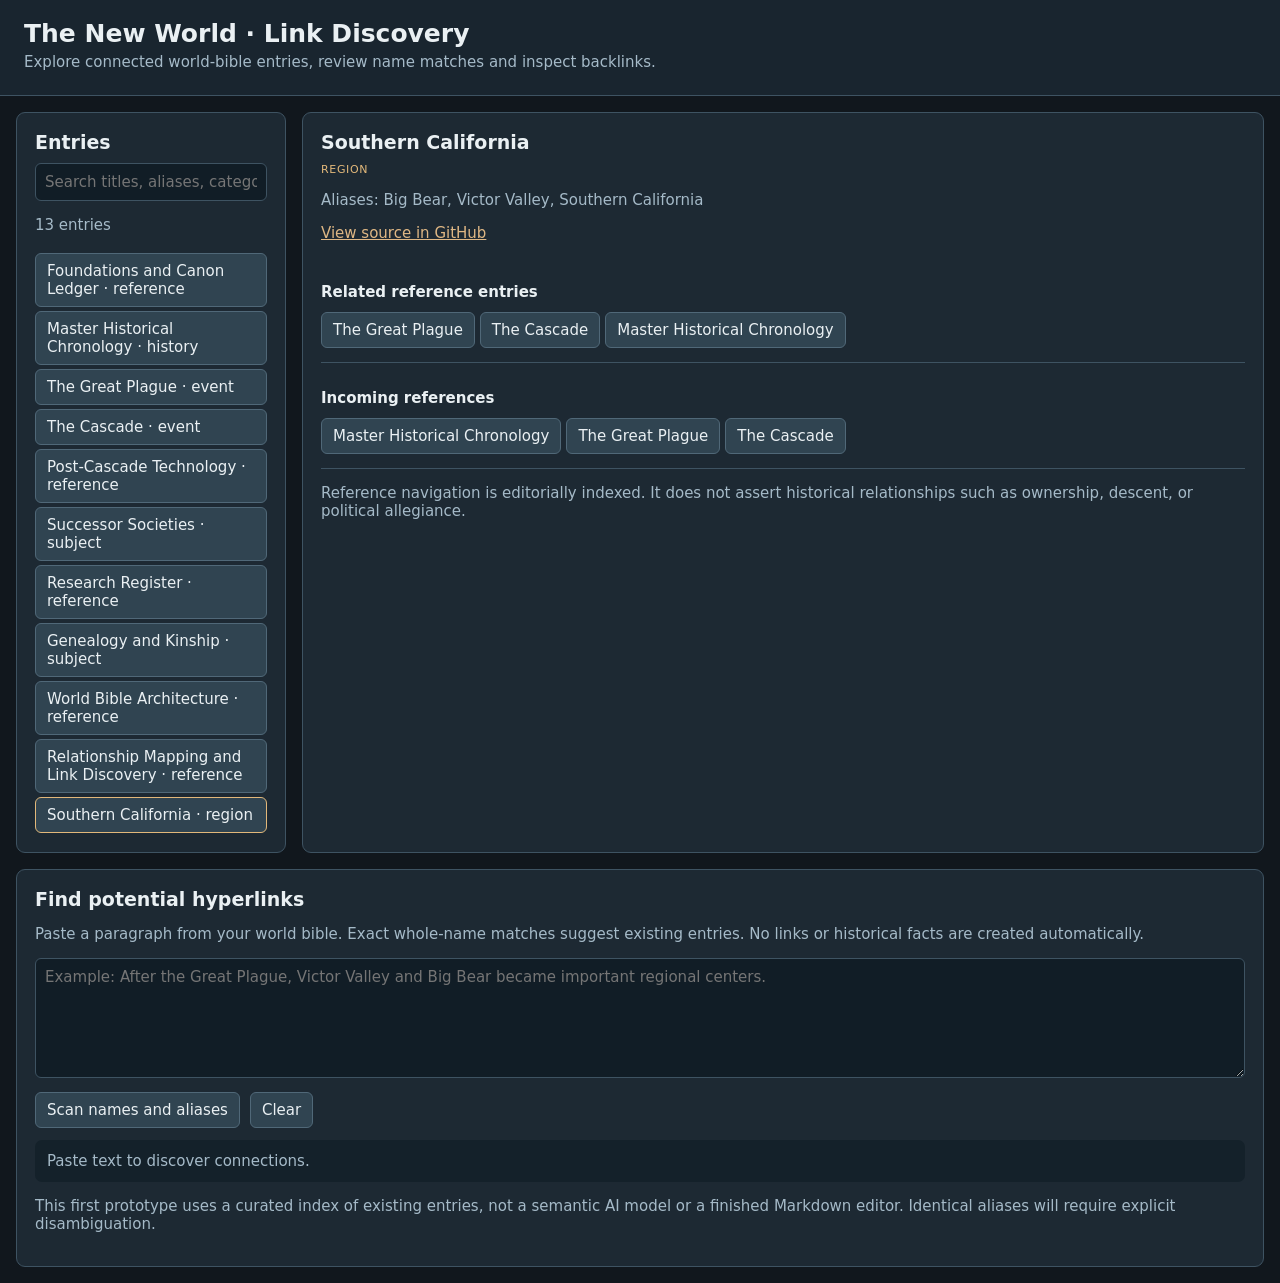
<file: tools/discovery/index.html>
<!doctype html><html lang="en"><head><meta charset="utf-8"><meta name="viewport" content="width=device-width, initial-scale=1"><title>The New World — Discovery</title>
<style>:root{color-scheme:dark;--bg:#11171d;--panel:#1d2933;--line:#3e5362;--text:#eaf0f3;--muted:#a5bac8;--accent:#e2b87a}*{box-sizing:border-box}body{margin:0;background:var(--bg);color:var(--text);font:15px system-ui,sans-serif}header{padding:19px 24px;border-bottom:1px solid var(--line);background:#19252f}h1{font-size:25px;margin:0}header p{margin:5px 0;color:var(--muted)}main{max-width:1300px;margin:auto;padding:16px;display:grid;grid-template-columns:270px minmax(380px,1fr);gap:16px}section,aside{background:var(--panel);border:1px solid var(--line);padding:18px;border-radius:9px}h2{font-size:19px;margin:0 0 10px}h3{font-size:15px;margin:16px 0 7px}input,textarea{font:inherit;width:100%;border:1px solid var(--line);background:#111d26;color:var(--text);border-radius:6px;padding:9px}textarea{min-height:120px;resize:vertical}button{font:inherit;color:var(--text);background:#304451;border:1px solid #506878;border-radius:6px;padding:8px 11px;cursor:pointer}button:hover{background:#415c6d}.item{display:block;width:100%;margin:4px 0;text-align:left}.item.selected{border-color:var(--accent)}small,.muted{color:var(--muted)}.row{display:flex;align-items:center;gap:10px;flex-wrap:wrap}.row>*{flex:0 0 auto}.group{padding:10px 0;border-bottom:1px solid var(--line)}.pill{display:inline-block;margin:4px 5px 4px 0}.type{text-transform:uppercase;font-size:11px;letter-spacing:.06em;color:var(--accent)}.panel{padding:12px;background:#14212a;border-radius:7px;margin:12px 0}.suggestion{display:flex;align-items:center;gap:10px;flex-wrap:wrap;border-bottom:1px solid var(--line);padding:9px 0}.suggestion span{flex:1;min-width:200px}.alert{color:var(--accent)}a{color:#dfb784}#items{max-height:65vh;overflow:auto}.wide{grid-column:1/-1}@media(max-width:730px){main{display:block}main>*{margin-bottom:12px}}</style></head>
<body><header><h1>The New World · Link Discovery</h1><p>Explore connected world-bible entries, review name matches and inspect backlinks.</p></header>
<main><aside><h2>Entries</h2><input id="search" aria-label="Filter entries" placeholder="Search titles, aliases, categories"><p class="muted" id="counter"></p><div id="items"></div></aside>
<section><h2 id="title">Select an entry</h2><div class="type" id="category"></div><p id="aliases" class="muted"></p><p><a id="entryLink" href="#" target="_blank" rel="noopener">View source in GitHub</a></p><div class="group"><h3>Related reference entries</h3><div id="links"></div></div><div class="group"><h3>Incoming references</h3><div id="backlinks"></div></div><p class="muted">Reference navigation is editorially indexed. It does not assert historical relationships such as ownership, descent, or political allegiance.</p></section>
<section class="wide"><h2>Find potential hyperlinks</h2><p class="muted">Paste a paragraph from your world bible. Exact whole-name matches suggest existing entries. No links or historical facts are created automatically.</p><textarea id="prose" placeholder="Example: After the Great Plague, Victor Valley and Big Bear became important regional centers."></textarea><div class="row" style="margin-top:10px"><button id="scan">Scan names and aliases</button><button id="clear">Clear</button></div><div id="suggestions" class="panel muted">Paste text to discover connections.</div><p class="muted">This first prototype uses a curated index of existing entries, not a semantic AI model or a finished Markdown editor. Identical aliases will require explicit disambiguation.</p></section></main>
<script>
"use strict";
const base="https://github.com/sdhaight1-hash/The-New-World/blob/main/";
const entries=[
["foundation","Foundations and Canon Ledger","reference",["Foundational Canon"],"bible/00-foundations.md",["chronology","plague","cascade","technology","successors"]],
["chronology","Master Historical Chronology","history",["Master Timeline","Timeline"],"bible/01-chronology.md",["plague","cascade","southern-california","clatsop","wyoming"]],
["plague","The Great Plague","event",["Great Plague","Plague"],"bible/02-great-plague.md",["chronology","southern-california","clatsop","wyoming"]],
["cascade","The Cascade","event",["Cascade","Long Storms"],"bible/03-cascade.md",["chronology","technology","southern-california","clatsop","wyoming"]],
["technology","Post-Cascade Technology","reference",["Technology","Material Culture"],"bible/04-technology.md",["cascade","successors"]],
["successors","Successor Societies","subject",["Successor Societies","Feudal America"],"bible/05-successor-societies.md",["technology","genealogy"]],
["research","Research Register","reference",["Open Questions"],"bible/06-research-register.md",["foundation"]],
["genealogy","Genealogy and Kinship","subject",["Genealogy","Family History"],"bible/07-genealogy-dynasties.md",["successors","architecture"]],
["architecture","World Bible Architecture","reference",["Information Architecture"],"bible/08-world-bible-architecture.md",["genealogy","discovery"]],
["discovery","Relationship Mapping and Link Discovery","reference",["Link Discovery","Relationship Mapping"],"bible/09-linking-and-discovery.md",["architecture","genealogy"]],
["southern-california","Southern California","region",["Big Bear","Victor Valley","Southern California"],"regions/southern-california.md",["plague","cascade","chronology"]],
["clatsop","Clatsop County","region",["Astoria","Seaside","Cannon Beach","Clatsop Coast"],"regions/clatsop-county.md",["plague","cascade","chronology"]],
["wyoming","Wyoming Ranchlands","region",["Wyoming","Diamond Ranch"],"regions/wyoming.md",["plague","cascade","chronology"]]
].map(([id,title,type,aliases,path,related])=>({id,title,type,aliases,path,related}));
const byId=new Map(entries.map(e=>[e.id,e]));const $=id=>document.getElementById(id);let current="southern-california";
function buttonFor(e){const b=document.createElement("button");b.textContent=e.title;b.className="pill";b.onclick=()=>select(e.id);return b}
function list(){
 const q=$("search").value.toLocaleLowerCase(), filtered=entries.filter(e=>[e.title,e.type,...e.aliases].some(t=>t.toLowerCase().includes(q)));
 $("counter").textContent=filtered.length+" entries";const out=$("items");out.replaceChildren();
 for(const e of filtered){const b=document.createElement("button");b.className="item"+(e.id===current?" selected":"");b.textContent=e.title+" · "+e.type;b.onclick=()=>select(e.id);out.append(b)}
}
function select(id){
 const e=byId.get(id);if(!e)return;current=id;$("title").textContent=e.title;$("category").textContent=e.type;$("aliases").textContent="Aliases: "+(e.aliases.join(", ")||"none");$("entryLink").href=base+e.path;
 const out=$("links"),incoming=$("backlinks");out.replaceChildren();incoming.replaceChildren();
 for(const x of e.related){const target=byId.get(x);if(target)out.append(buttonFor(target))}
 for(const source of entries.filter(x=>x.related.includes(e.id)))incoming.append(buttonFor(source));
 if(!out.childNodes.length)out.textContent="None indexed";
 if(!incoming.childNodes.length)incoming.textContent="None indexed";
 list();
}
function boundary(c){return !c||!/[\p{L}\p{N}_]/u.test(c)}
function scan(){
 const content=$("prose").value, matches=[];
 const patterns=new Map();
 for(const e of entries)for(const name of new Set([e.title,...e.aliases])){const key=name.toLowerCase();if(name.trim().length<4)continue;if(!patterns.has(key))patterns.set(key,{name,targets:[]});if(!patterns.get(key).targets.includes(e.id))patterns.get(key).targets.push(e.id)}
 const tokens=[...patterns.values()].sort((a,b)=>b.name.length-a.name.length);
 for(let start=0;start<content.length;start++){
  for(const token of tokens){
   const end=start+token.name.length;
   if(content.slice(start,end).toLowerCase()===token.name.toLowerCase()&&boundary(content[start-1])&&boundary(content[end])){
    matches.push({text:content.slice(start,end),targets:token.targets,at:start});start=end-1;break;
   }
  }
 }
 const out=$("suggestions");out.replaceChildren();
 if(!matches.length){out.textContent="No indexed names found. Try “Victor Valley”, “the Great Plague”, or “Astoria”.";return}
 const heading=document.createElement("p");heading.textContent=matches.length+" potential mention(s) found. Review each target:";out.append(heading);
 for(const m of matches){
  const row=document.createElement("div");row.className="suggestion";
  const label=document.createElement("span");label.textContent="\""+m.text+"\" at character "+(m.at+1);row.append(label);
  for(const id of m.targets){const e=byId.get(id),b=buttonFor(e);row.append(b)}
  if(m.targets.length>1){const c=document.createElement("strong");c.textContent="Ambiguous";c.className="alert";row.append(c)}
  out.append(row);
 }
}
$("search").oninput=list;$("scan").onclick=scan;$("clear").onclick=()=>{$("prose").value="";$("suggestions").textContent="Paste text to discover connections."};select(current);
</script></body></html>
</file>
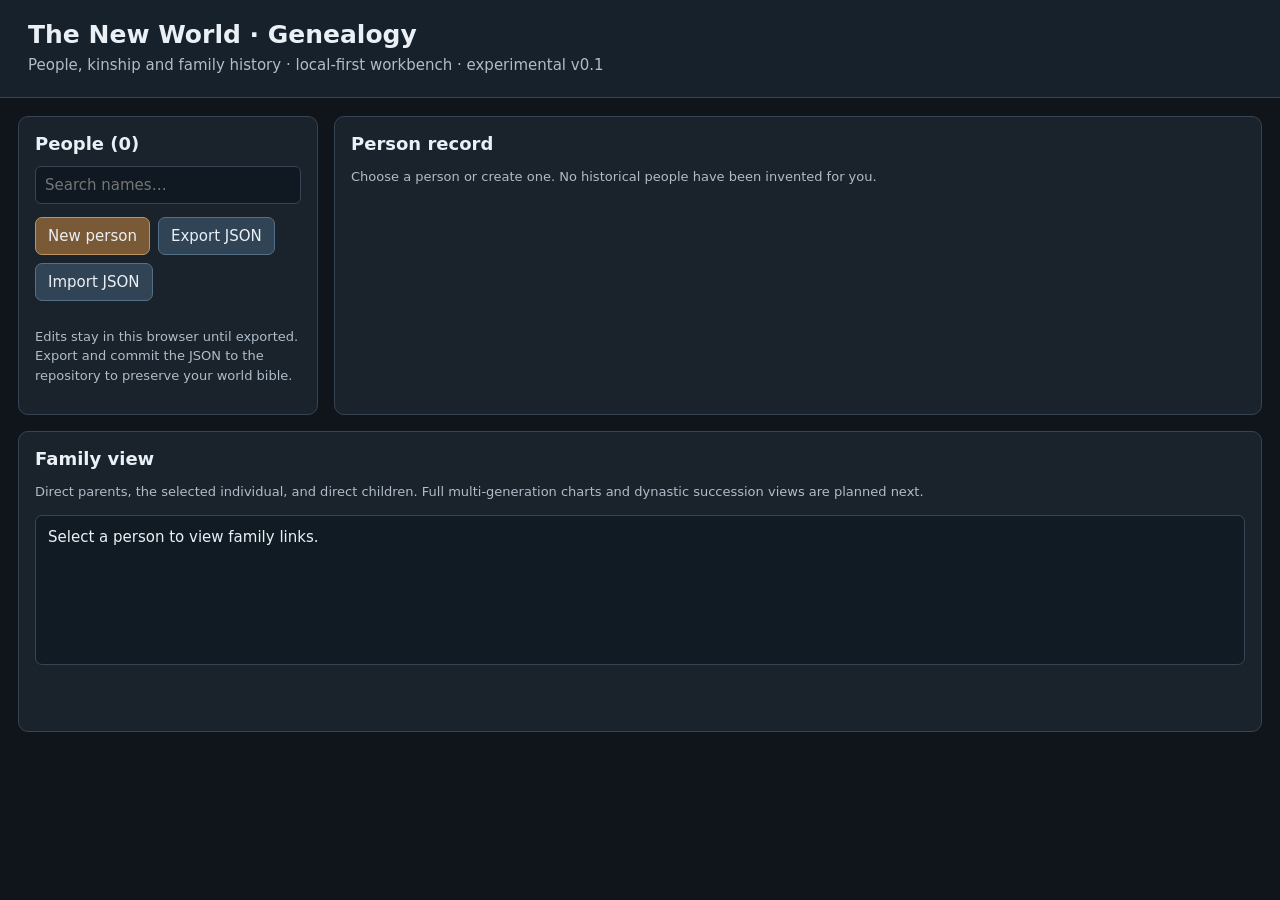
<file: tools/genealogy/index.html>
<!doctype html>
<html lang="en"><head><meta charset="utf-8"><meta name="viewport" content="width=device-width,initial-scale=1">
<title>The New World | Genealogy Workbench</title>
<style>
:root{color-scheme:dark;--bg:#10151b;--panel:#1a232c;--line:#364453;--text:#eaf0f5;--muted:#afbcc9;--accent:#d6ad73}
*{box-sizing:border-box}body{margin:0;font:15px system-ui,-apple-system,sans-serif;background:var(--bg);color:var(--text)}header{padding:20px 28px;background:#16212b;border-bottom:1px solid var(--line)}header h1{margin:0 0 5px;font-size:25px}p{line-height:1.5}header p{margin:0;color:var(--muted)}main{display:grid;grid-template-columns:minmax(220px,300px) minmax(320px,1fr);gap:16px;padding:18px;max-width:1400px;margin:auto}section,aside{background:var(--panel);border:1px solid var(--line);border-radius:10px;padding:16px}h2{font-size:18px;margin:0 0 12px}h3{font-size:15px;margin:16px 0 8px}button,input,select,textarea{font:inherit}button{background:#304455;color:var(--text);border:1px solid #547086;border-radius:7px;padding:9px 12px;cursor:pointer}button:hover{background:#405a70}button.primary{background:#795936;border-color:#bc9361}button:disabled{opacity:.5;cursor:default}label{display:block;color:var(--muted);font-size:13px;margin:9px 0 4px}input,select,textarea{display:block;width:100%;border:1px solid var(--line);border-radius:6px;background:#101921;color:var(--text);padding:9px}textarea{min-height:72px;resize:vertical}.row{display:flex;gap:8px;flex-wrap:wrap;align-items:center}.row>*{flex:1}.toolbar{display:flex;gap:8px;flex-wrap:wrap;margin:13px 0}.toolbar button{flex:0 0 auto}.hint{color:var(--muted);font-size:13px}.people{max-height:64vh;overflow:auto;margin:8px -4px}.person{width:100%;display:block;text-align:left;margin:5px 0;background:#192630}.person.active{border-color:var(--accent);background:#39402f}.person small{display:block;color:var(--muted);margin-top:3px}.hidden{display:none}.relationships{display:grid;grid-template-columns:1fr 1fr;gap:10px}.pill{display:inline-block;border:1px solid var(--line);padding:7px;margin:3px;border-radius:7px;cursor:pointer}.tree{overflow:auto;min-height:150px;padding:12px;background:#111b23;border:1px solid var(--line);border-radius:7px}.generation{display:flex;gap:12px;justify-content:center;margin:12px 0}.node{min-width:125px;max-width:210px;padding:10px;border:1px solid #688192;border-radius:8px;background:#263540;text-align:center;cursor:pointer}.node.focus{border:2px solid var(--accent)}.node small{display:block;color:var(--muted)}.separator{text-align:center;color:var(--accent)}#status{min-height:20px;color:var(--accent)}.wide{grid-column:1/-1}@media(max-width:750px){main{display:block;padding:10px}main>*{margin:10px 0}.relationships{grid-template-columns:1fr}}
</style></head><body>
<header><h1>The New World · Genealogy</h1><p>People, kinship and family history · local-first workbench · experimental v0.1</p></header>
<main>
<aside><h2>People <span id="count"></span></h2><input id="search" placeholder="Search names…" aria-label="Search people"><div class="toolbar"><button id="new" class="primary">New person</button><button id="export">Export JSON</button><button id="import">Import JSON</button><input id="file" class="hidden" type="file" accept=".json,application/json"></div><div class="people" id="people"></div><p class="hint">Edits stay in this browser until exported. Export and commit the JSON to the repository to preserve your world bible.</p></aside>
<section id="editor"><h2>Person record</h2><p id="empty" class="hint">Choose a person or create one. No historical people have been invented for you.</p>
<div id="fields" class="hidden">
<label for="name">Display name</label><input id="name" maxlength="180">
<div class="row"><div><label for="birth">Birth date / approximate year</label><input id="birth" placeholder="e.g. c. 2041"></div><div><label for="death">Death date / approximate year</label><input id="death" placeholder="Unknown"></div></div>
<label for="place">Place or world-bible location ID</label><input id="place" placeholder="e.g. Big Bear Valley">
<label for="statusfield">Canon status</label><select id="statusfield"><option>working</option><option>established</option><option>disputed</option></select>
<label for="notes">Biographical notes</label><textarea id="notes" placeholder="Migration, household, occupation, affiliations…"></textarea>
<div class="toolbar"><button id="save" class="primary">Save changes</button><button id="remove">Delete record</button></div>
<h3>Add parent relationship</h3><div class="row"><select id="parent"></select><select id="ptype"><option value="biological">Biological</option><option value="adoptive">Adoptive</option><option value="step">Step</option><option value="claimed">Claimed / disputed</option></select><button id="addparent">Add</button></div>
<h3>Add partnership or marriage</h3><div class="row"><select id="partner"></select><select id="utype"><option value="marriage">Marriage</option><option value="partnership">Partnership</option><option value="betrothal">Betrothal</option></select><button id="addpartner">Add</button></div>
<div id="relationships" class="relationships"></div>
</div></section>
<section class="wide"><h2>Family view</h2><p class="hint">Direct parents, the selected individual, and direct children. Full multi-generation charts and dynastic succession views are planned next.</p><div class="tree" id="tree">Select a person to view family links.</div><p id="status" role="status"></p></section>
</main>
<script>
"use strict";
const KEY="the-new-world-genealogy-v1";
const EMPTY=()=>({schema_version:1,people:[],parentage:[],unions:[],houses:[],house_memberships:[],events:[],claims:[],institutions:[],offices:[],tenures:[],places:[],sources:[]});
const $=id=>document.getElementById(id);
let data=EMPTY(),selected=null;
const uid=()=>("p-"+Date.now().toString(36)+"-"+Math.random().toString(36).slice(2,9));
const person=id=>data.people.find(p=>p.id===id);
const label=id=>person(id)?.name||"(unnamed)";
const msg=text=>$("status").textContent=text;
function check(d){
 if(!d||d.schema_version!==1||!Array.isArray(d.people)||!Array.isArray(d.parentage)||!Array.isArray(d.unions))throw Error("Unsupported genealogy format");
 for(const p of d.people)if(!p.id||typeof p.id!=="string")throw Error("Every person needs a stable ID");
 const ids=new Set(d.people.map(p=>p.id));if(ids.size!==d.people.length)throw Error("Duplicate person IDs");
 const graph=new Map([...ids].map(x=>[x,[]]));
 const seen=new Set();
 for(const r of d.parentage){
  if(!ids.has(r.parent_id)||!ids.has(r.child_id))throw Error("Parent relationship refers to missing person");
  if(r.parent_id===r.child_id)throw Error("A person cannot be their own parent");
  const k=r.parent_id+"|"+r.child_id;if(seen.has(k))throw Error("Duplicate parent/child link");seen.add(k);
  graph.get(r.parent_id).push(r.child_id);
 }
 const visiting=new Set(),visited=new Set();
 function visit(id){if(visiting.has(id))throw Error("Ancestry cycle detected");if(visited.has(id))return;visiting.add(id);for(const child of graph.get(id))visit(child);visiting.delete(id);visited.add(id)}
 for(const id of ids)visit(id);
 for(const u of d.unions){if(!ids.has(u.person1_id)||!ids.has(u.person2_id)||u.person1_id===u.person2_id)throw Error("Invalid partnership");}
 return true;
}
function persist(){check(data);localStorage.setItem(KEY,JSON.stringify(data));}
function el(tag,txt,cls){const e=document.createElement(tag);if(txt!=null)e.textContent=txt;if(cls)e.className=cls;return e}
function renderPeople(){
 const q=$("search").value.trim().toLowerCase(),list=$("people");list.replaceChildren();
 $("count").textContent="("+data.people.length+")";
 for(const p of [...data.people].sort((a,b)=>(a.name||"").localeCompare(b.name||"")).filter(p=>(p.name||"").toLowerCase().includes(q))){
  const b=el("button",null,"person"+(p.id===selected?" active":""));b.append(el("strong",p.name||"(unnamed)"));b.append(el("small",[p.birth,p.death].filter(Boolean).join(" – ")||"Dates unknown"));b.onclick=()=>selectPerson(p.id);list.append(b);
 }
}
function fillSelect(id){const s=$(id);s.replaceChildren(new Option("Choose person…",""));for(const p of [...data.people].sort((a,b)=>(a.name||"").localeCompare(b.name||"")))if(p.id!==selected)s.add(new Option(p.name||"(unnamed)",p.id))}
function linkedBox(title,links,fn){
 const div=el("div"),h=el("h3",title+" ("+links.length+")");div.append(h);
 if(!links.length)div.append(el("p","None recorded","hint"));
 for(const r of links){const b=el("button",fn(r).text,"pill");b.onclick=()=>selectPerson(fn(r).id);div.append(b)}
 return div;
}
function view(){
 const p=person(selected);$("fields").classList.toggle("hidden",!p);$("empty").classList.toggle("hidden",!!p);
 if(!p){$("tree").textContent="Select a person to view family links.";renderPeople();return}
 for(const f of ["name","birth","death","place","notes"])$(f).value=p[f]||"";
 $("statusfield").value=p.status||"working";
 fillSelect("parent");fillSelect("partner");
 const parents=data.parentage.filter(r=>r.child_id===p.id);
 const children=data.parentage.filter(r=>r.parent_id===p.id);
 const partners=data.unions.filter(u=>u.person1_id===p.id||u.person2_id===p.id);
 $("relationships").replaceChildren(
 linkedBox("Parents",parents,r=>({id:r.parent_id,text:label(r.parent_id)+" · "+r.type})),
 linkedBox("Children",children,r=>({id:r.child_id,text:label(r.child_id)+" · "+r.type})),
 linkedBox("Partners",partners,u=>({id:u.person1_id===p.id?u.person2_id:u.person1_id,text:label(u.person1_id===p.id?u.person2_id:u.person1_id)+" · "+u.type}))
 );
 const tree=$("tree");tree.replaceChildren();
 for(const [group,records,toId] of [["Parents",parents,r=>r.parent_id],["Selected",[p],r=>r.id],["Children",children,r=>r.child_id]]){
  tree.append(el("div",group,"separator"));const row=el("div",null,"generation");
  if(!records.length)row.append(el("span","Not recorded","hint"));
  for(const r of records){const id=toId(r),pp=person(id);const node=el("div",null,"node"+(id===p.id?" focus":""));node.append(el("strong",pp.name||"(unnamed)"));node.append(el("small",[pp.birth,pp.death].filter(Boolean).join(" – ")));node.onclick=()=>selectPerson(id);row.append(node)}tree.append(row);
 }
 renderPeople();
}
function selectPerson(id){selected=id;view()}
$("new").onclick=()=>{const p={id:uid(),name:"New person",birth:"",death:"",place:"",status:"working",notes:""};data.people.push(p);persist();selectPerson(p.id);msg("Created a new person record.")};
$("save").onclick=()=>{const p=person(selected);if(!p)return;for(const k of ["name","birth","death","place","notes"])p[k]=$(k).value.trim();p.status=$("statusfield").value;if(!p.name){msg("A name is required.");return}persist();view();msg("Saved person record.")};
$("addparent").onclick=()=>{
 const id=$("parent").value;if(!id||!selected)return;
 if(data.parentage.some(r=>r.parent_id===id&&r.child_id===selected)){msg("That parent link already exists.");return}
 const r={id:uid(),parent_id:id,child_id:selected,type:$("ptype").value,status:"working"};
 data.parentage.push(r);
 try{persist();view();msg("Parent relationship added.")}catch(e){data.parentage.pop();msg(e.message)}
};
$("addpartner").onclick=()=>{
 const id=$("partner").value;if(!id||!selected)return;
 if(data.unions.some(u=>[u.person1_id,u.person2_id].includes(id)&&[u.person1_id,u.person2_id].includes(selected))){msg("A union for this pair already exists.");return}
 data.unions.push({id:uid(),person1_id:selected,person2_id:id,type:$("utype").value,status:"working"});
 persist();view();msg("Partnership added.")
};
$("remove").onclick=()=>{
 const id=selected;if(!id)return;
 if(data.parentage.some(r=>r.parent_id===id||r.child_id===id)||data.unions.some(u=>u.person1_id===id||u.person2_id===id)){msg("Cannot delete: unlink relationships first. Relationship editing is a later milestone.");return}
 if(!confirm("Permanently remove this person from the local dataset?"))return;
 data.people=data.people.filter(p=>p.id!==id);selected=null;persist();view();msg("Deleted unlinked person.")
};
$("search").oninput=renderPeople;
$("export").onclick=()=>{persist();const blob=new Blob([JSON.stringify(data,null,2)+"\n"],{type:"application/json"}),url=URL.createObjectURL(blob),a=document.createElement("a");a.href=url;a.download="genealogy.json";a.click();setTimeout(()=>URL.revokeObjectURL(url),2000);msg("JSON exported. Commit it to the repository for durable storage.")};
$("import").onclick=()=>$("file").click();
$("file").onchange=async e=>{const f=e.target.files[0];if(!f)return;try{const d=JSON.parse(await f.text());check(d);if(!confirm("Replace this browser's genealogy data with imported JSON? Export a backup first."))return;data={...EMPTY(),...d};selected=null;persist();view();msg("Imported "+data.people.length+" people.")}catch(err){msg("Import failed: "+err.message)}finally{e.target.value=""}};
try{const raw=localStorage.getItem(KEY);if(raw){const d=JSON.parse(raw);check(d);data={...EMPTY(),...d}}}catch(e){msg("Stored genealogy could not be loaded: "+e.message)}
view();
</script></body></html>
</file>
